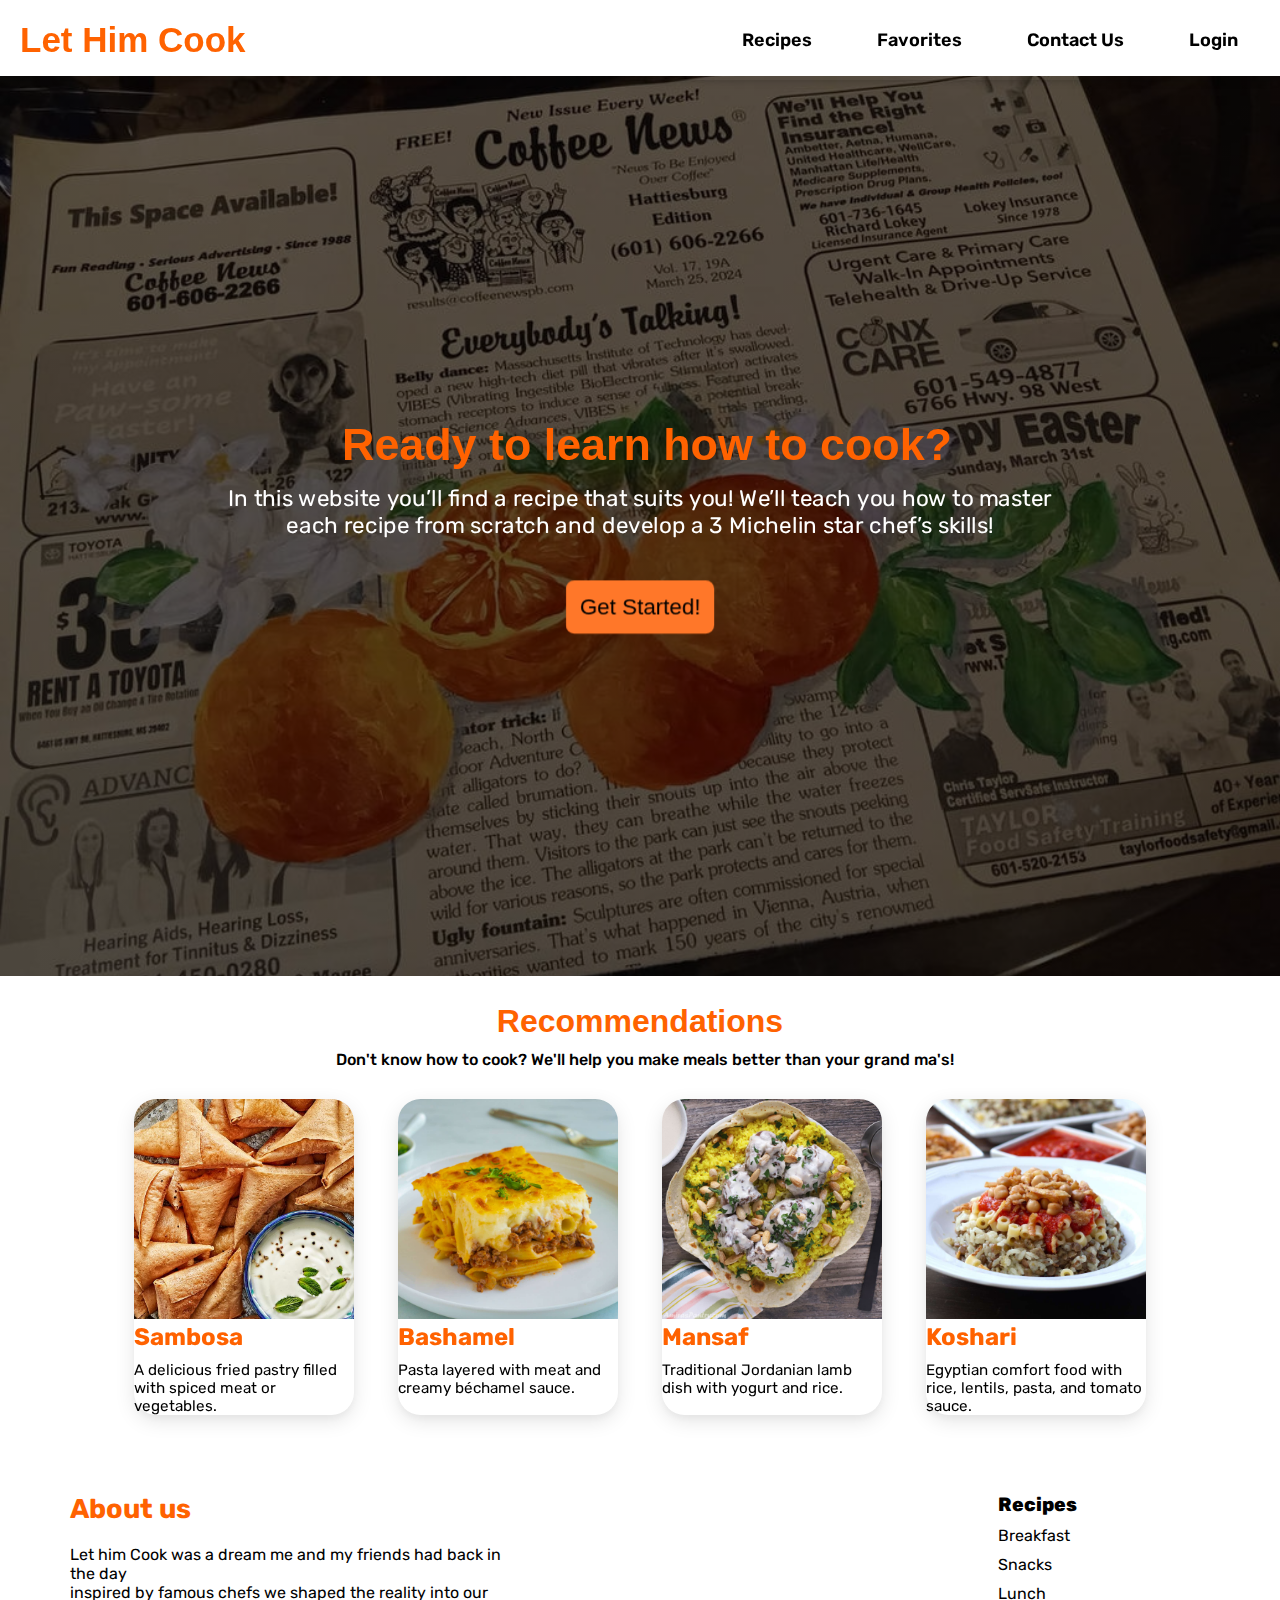
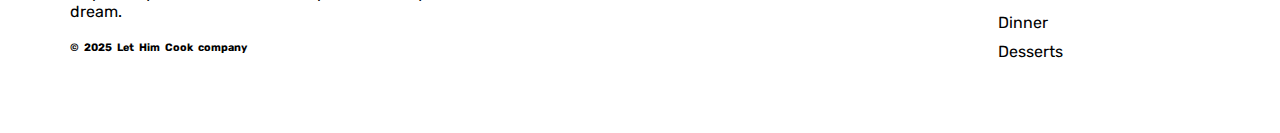
<file: index.html>
<!DOCTYPE html>
<html lang="en">
  <head>
    <meta charset="UTF-8" />
    <meta name="viewport" content="width=device-width, initial-scale=1.0" />
    <title>Let Him Cook</title>
    <link rel="stylesheet" href="css/themes.css" />
    <link rel="stylesheet" href="css/navbar-footer.css" />
    <link rel="stylesheet" href="css/Home.css" />
    <link rel="shortcut icon" href="./images/icon.png" type="image/x-icon" />
  </head>
  <body class="darkmode">
    <!-- Navbar -->
    <div id="navbar-placeholder"></div>
    <div class="content">
      <div class="img-section">
        <div class="container">
          <h1 class="header">Ready to learn how to cook?</h1>
          <p>
            In this website you’ll find a recipe that suits you! We’ll teach you
            how to master <br />each 
            recipe from scratch and develop a 3 Michelin star chef’s skills!
          </p>
          <div class="align">
            <!-- <button class="btn"><a href="recipes.html">Get Started!</a></button> -->
            <a href="recipes.html"><button class="btn"><span>Get Started!</span></button></a>
          </div>
        </div>
      </div>
      <!-- Recommendations  -->
      <div class="gallery">
        <h1>Recommendations</h1>
        <h4>
          Don't know how to cook? We'll help you make meals better than your
          grand ma's!
        </h4>
        <div class="gallery-container">
          <!-- recommendations go here using js-->
        </div>
      </div>
    </div>
    <!-- footer -->
    <div id="footer-placeholder"></div>
    <script type="text/javascript" src="js/navbar-footer.js"></script>
    <script type="text/javascript" src="js/main.js"></script>
  </body>
</html>
</file>
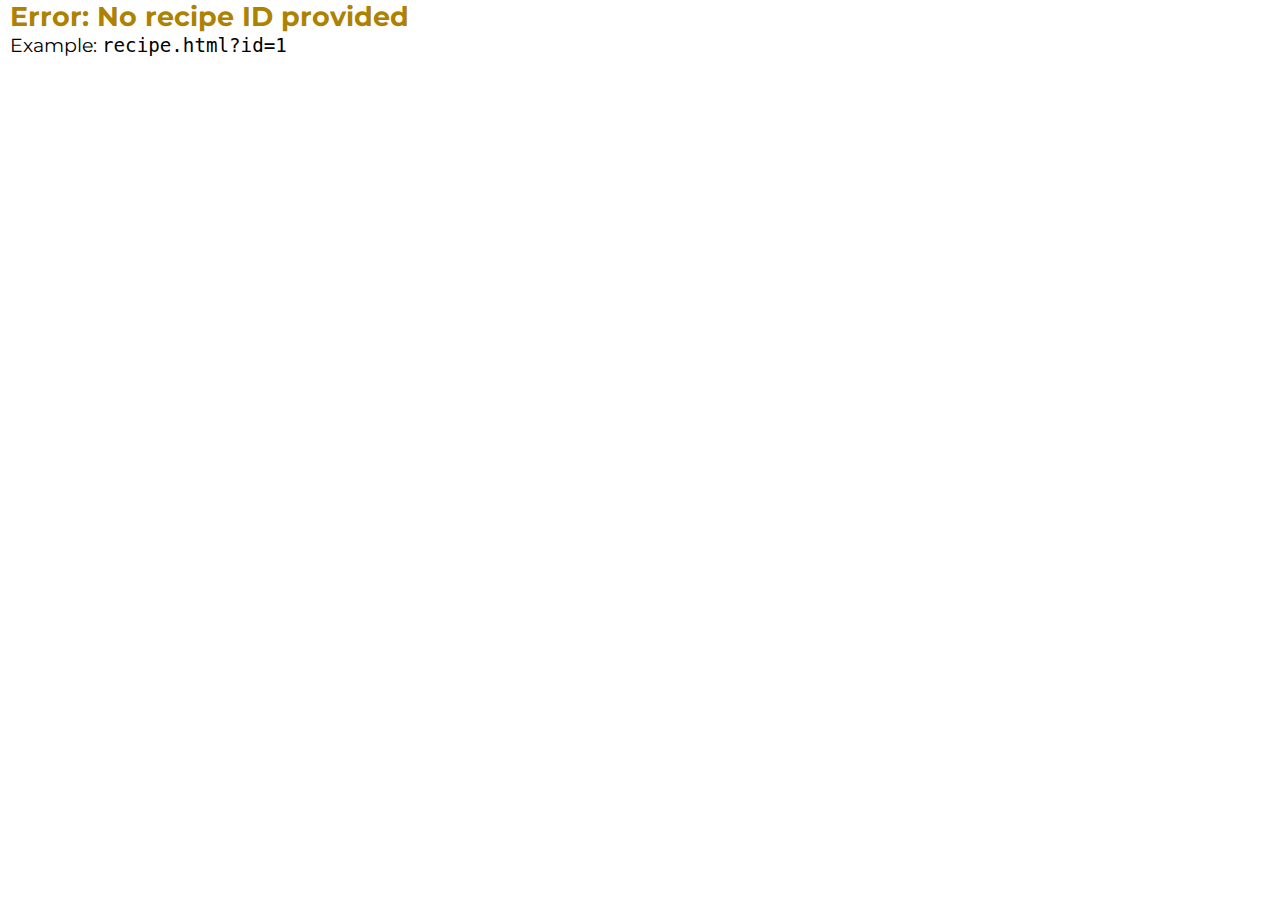
<file: recipe.html>
<!DOCTYPE html>
<html lang="en">
<head>
    <meta charset="UTF-8">
    <meta name="viewport" content="width=device-width, initial-scale=1.0">
    <link rel="stylesheet" href="https://fonts.googleapis.com/css?family=Montserrat">
    <link rel="stylesheet" href="/css/recipe.css">
    <title>Recipe</title>
</head>
<body>
    <div class="navbar">
        <h1>Cooking World</h1>
        <ul class="navlist">
            <li class="navbox"><a href="recipes.html">Recipes</a></li>
            <li class="navbox"><a href="favorites.html">Favorites</a></li>
            <li class="navbox"><a href="contact.html">Contact Us</a></li>
            <li class="navbox"><a href="login.html">Login</a></li>
        </ul>
    </div>
    <div class="hcenter"><div id="image"></div></div>
    <div class="hcenter"><div id="description"></div></div>
    <div class="hcenter"><div id="ingredients"></div></div>
    <div class="hcenter"><div id="method"></div></div>
    <footer>
        <p>Cooking Website</p>  
        <p><a href="">mail@cooking.com</a></p>
    </footer>
    <script type="text/javascript" src="./js/recipe.js"></script>
</body>
</html>
</file>
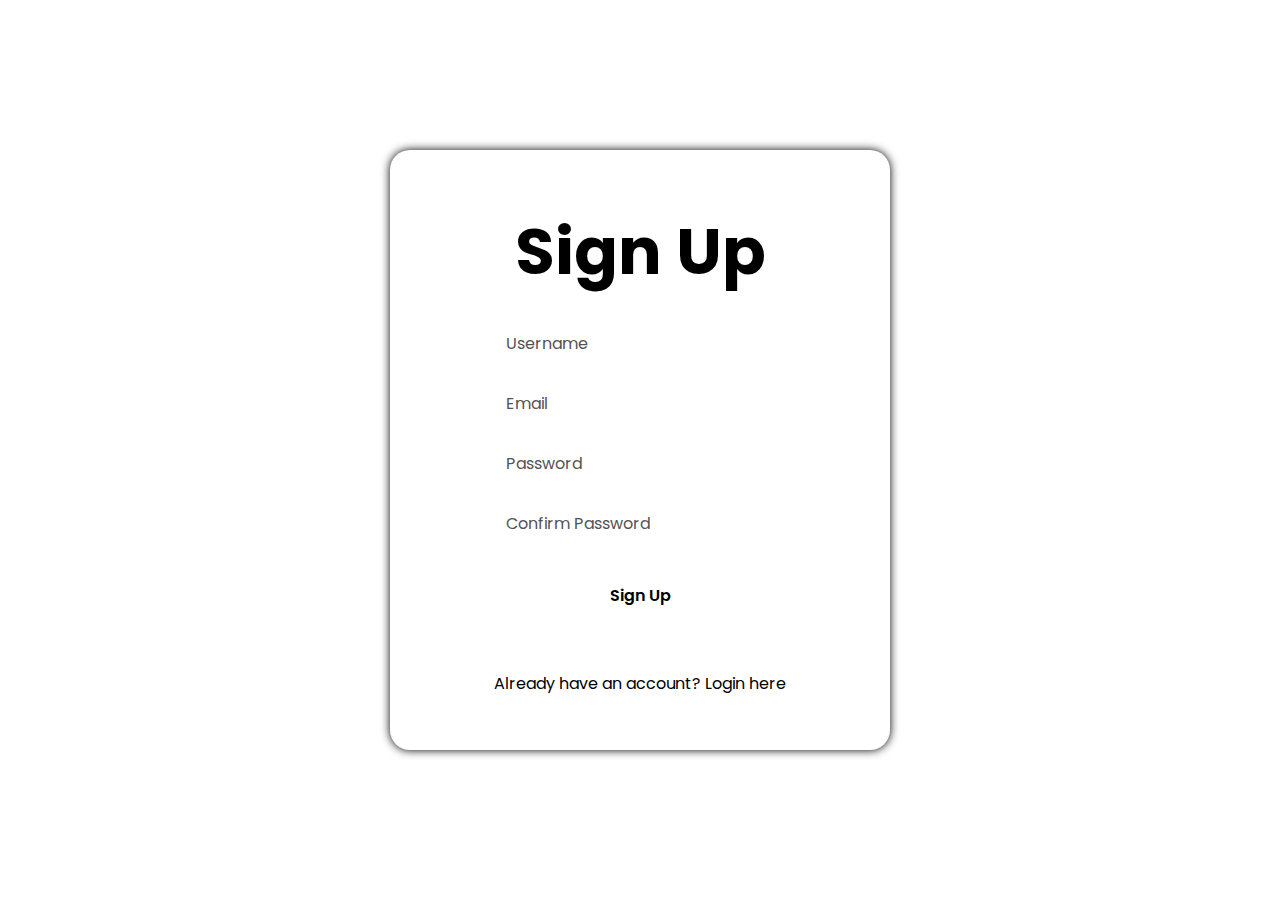
<file: SignUp.html>
<!DOCTYPE html>
<html lang="en">
  <head>
    <meta charset="UTF-8" />
    <meta name="viewport" content="width=device-width, initial-scale=1.0" />
    <title>Sign Up</title>
    <link rel="stylesheet" href="css/SignUp.css" />
  </head>

  <body>
    <div class="wrapper">
      <h1>Sign Up</h1>
      <form onsubmit="addUser()">
        <div>
          <label for="username-input">
            <svg
              xmlns="http://www.w3.org/2000/svg"
              height="24px"
              viewBox="0 -960 960 960"
              width="24px"
              fill="#FFFFFF"
            >
              <path
                d="M480-480q-66 0-113-47t-47-113q0-66 47-113t113-47q66 0 113 47t47 113q0 66-47 113t-113 47ZM160-160v-112q0-34 17.5-62.5T224-378q62-31 126-46.5T480-440q66 0 130 15.5T736-378q29 15 46.5 43.5T800-272v112H160Z"
              />
            </svg>
          </label>
          <input
            type="text"
            name="username"
            id="username-input"
            placeholder="Username"
          />
        </div>
        <div>
          <label for="email-input">
            <svg
              xmlns="http://www.w3.org/2000/svg"
              height="24px"
              viewBox="0 -960 960 960"
              width="24px"
              fill="#FFFFFF"
            >
              <path
                d="M480-80q-83 0-156-31.5T197-197q-54-54-85.5-127T80-480q0-83 31.5-156T197-763q54-54 127-85.5T480-880q83 0 156 31.5T763-763q54 54 85.5 127T880-480v58q0 59-40.5 100.5T740-280q-35 0-66-15t-52-43q-29 29-65.5 43.5T480-280q-83 0-141.5-58.5T280-480q0-83 58.5-141.5T480-680q83 0 141.5 58.5T680-480v58q0 26 17 44t43 18q26 0 43-18t17-44v-58q0-134-93-227t-227-93q-134 0-227 93t-93 227q0 134 93 227t227 93h200v80H480Zm0-280q50 0 85-35t35-85q0-50-35-85t-85-35q-50 0-85 35t-35 85q0 50 35 85t85 35Z"
              />
            </svg>
          </label>
          <input
            type="email"
            name="email"
            id="email-input"
            placeholder="Email"
          />
        </div>
        <div>
          <label for="password-input">
            <svg
              xmlns="http://www.w3.org/2000/svg"
              height="24px"
              viewBox="0 -960 960 960"
              width="24px"
              fill="#FFFFFF"
            >
              <path
                d="M240-80q-33 0-56.5-23.5T160-160v-400q0-33 23.5-56.5T240-640h40v-80q0-83 58.5-141.5T480-920q83 0 141.5 58.5T680-720v80h40q33 0 56.5 23.5T800-560v400q0 33-23.5 56.5T720-80H240Zm240-200q33 0 56.5-23.5T560-360q0-33-23.5-56.5T480-440q-33 0-56.5 23.5T400-360q0 33 23.5 56.5T480-280ZM360-640h240v-80q0-50-35-85t-85-35q-50 0-85 35t-35 85v80Z"
              />
            </svg>
          </label>
          <input
            type="password"
            name="password"
            id="password-input"
            placeholder="Password"
          />
        </div>
        <div>
          <label for="confirm-password-input">
            <svg
              xmlns="http://www.w3.org/2000/svg"
              height="24px"
              viewBox="0 -960 960 960"
              width="24px"
              fill="#FFFFFF"
            >
              <path
                d="M240-80q-33 0-56.5-23.5T160-160v-400q0-33 23.5-56.5T240-640h40v-80q0-83 58.5-141.5T480-920q83 0 141.5 58.5T680-720v80h40q33 0 56.5 23.5T800-560v400q0 33-23.5 56.5T720-80H240Zm240-200q33 0 56.5-23.5T560-360q0-33-23.5-56.5T480-440q-33 0-56.5 23.5T400-360q0 33 23.5 56.5T480-280ZM360-640h240v-80q0-50-35-85t-85-35q-50 0-85 35t-35 85v80Z"
              />
            </svg>
          </label>
          <input
            type="password"
            name="confirm-password"
            id="confirm-password-input"
            placeholder="Confirm Password"
          />
        </div>
        <button type="submit" id="signup-btn">Sign Up</button>
      </form>
      <p>Already have an account? <a href="login.html">Login here</a></p>
    </div>
    <script type="text/javascript" src="js/signup.js"></script>
  </body>
</html>
</file>
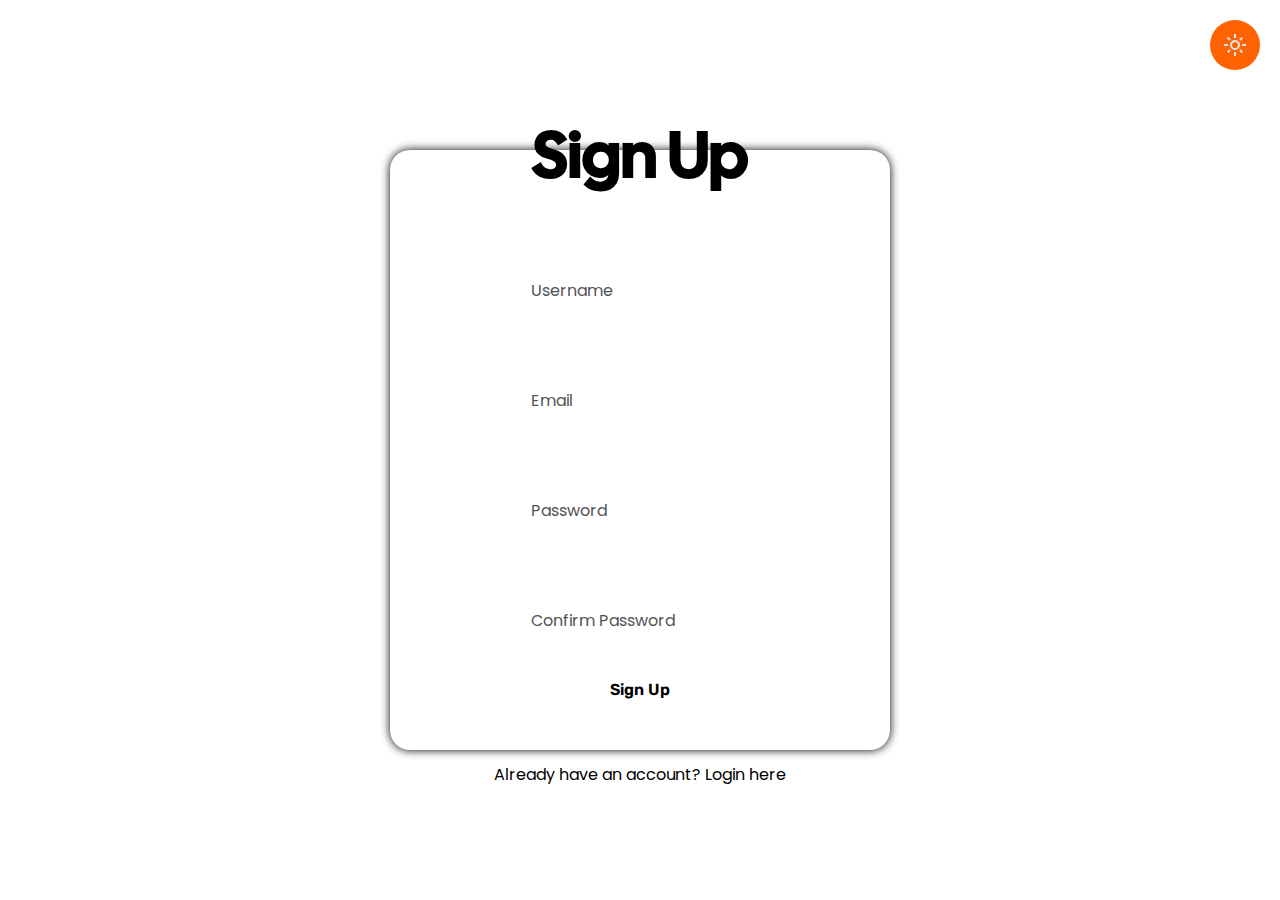
<file: signup.html>
<!DOCTYPE html>
<html lang="en">

<head>
  <meta charset="UTF-8">
  <meta name="viewport" content="width=device-width, initial-scale=1.0">
  <title>Sign Up</title>
  <link rel="stylesheet" href="css/themes.css" />
  <link rel="stylesheet" href="css/SignUp.css">
  <script src="js/signup.js" defer></script>
  <script src="js/darkmode.js" defer></script>
  <link rel="shortcut icon" href="./images/icon.png" type="image/x-icon" />
</head>

<body>
    <button id="switch-themes" onclick="switchTheme()">
      <svg xmlns="http://www.w3.org/2000/svg" height="24px" viewBox="0 -960 960 960" width="24px" fill="#e3e3e3">
          <path
              d="M480-120q-150 0-255-105T120-480q0-150 105-255t255-105q14 0 27.5 1t26.5 3q-41 29-65.5 75.5T444-660q0 90 63 153t153 63q55 0 101-24.5t75-65.5q2 13 3 26.5t1 27.5q0 150-105 255T480-120Zm0-80q88 0 158-48.5T740-375q-20 5-40 8t-40 3q-123 0-209.5-86.5T364-660q0-20 3-40t8-40q-78 32-126.5 102T200-480q0 116 82 198t198 82Zm-10-270Z" />
      </svg>
      <svg xmlns="http://www.w3.org/2000/svg" height="24px" viewBox="0 -960 960 960" width="24px" fill="#e3e3e3">
          <path
              d="M480-360q50 0 85-35t35-85q0-50-35-85t-85-35q-50 0-85 35t-35 85q0 50 35 85t85 35Zm0 80q-83 0-141.5-58.5T280-480q0-83 58.5-141.5T480-680q83 0 141.5 58.5T680-480q0 83-58.5 141.5T480-280ZM200-440H40v-80h160v80Zm720 0H760v-80h160v80ZM440-760v-160h80v160h-80Zm0 720v-160h80v160h-80ZM256-650l-101-97 57-59 96 100-52 56Zm492 496-97-101 53-55 101 97-57 59Zm-98-550 97-101 59 57-100 96-56-52ZM154-212l101-97 55 53-97 101-59-57Zm326-268Z" />
      </svg>
  </button>
  <div class="wrapper">
    <h1>Sign Up</h1>
    <form id="form" action="/">
      <div class="input-control">
        <div class="input-wrapper">
          <label for="username">
            <svg xmlns="http://www.w3.org/2000/svg" height="24px" viewBox="0 -960 960 960" width="24px" fill="#FFFFFF">
              <path
                d="M480-480q-66 0-113-47t-47-113q0-66 47-113t113-47q66 0 113 47t47 113q0 66-47 113t-113 47ZM160-160v-112q0-34 17.5-62.5T224-378q62-31 126-46.5T480-440q66 0 130 15.5T736-378q29 15 46.5 43.5T800-272v112H160Z" />
            </svg>
          </label>
          <input type="text" name="username" id="username" placeholder="Username">
        </div>
        <div class="error"></div>
      </div>
      <div class="input-control">
        <div class="input-wrapper">
          <label for="email">
            <svg xmlns="http://www.w3.org/2000/svg" height="24px" viewBox="0 -960 960 960" width="24px" fill="#FFFFFF">
              <path
                d="M480-80q-83 0-156-31.5T197-197q-54-54-85.5-127T80-480q0-83 31.5-156T197-763q54-54 127-85.5T480-880q83 0 156 31.5T763-763q54 54 85.5 127T880-480v58q0 59-40.5 100.5T740-280q-35 0-66-15t-52-43q-29 29-65.5 43.5T480-280q-83 0-141.5-58.5T280-480q0-83 58.5-141.5T480-680q83 0 141.5 58.5T680-480v58q0 26 17 44t43 18q26 0 43-18t17-44v-58q0-134-93-227t-227-93q-134 0-227 93t-93 227q0 134 93 227t227 93h200v80H480Zm0-280q50 0 85-35t35-85q0-50-35-85t-85-35q-50 0-85 35t-35 85q0 50 35 85t85 35Z" />
            </svg>
          </label>
          <input type="text" name="email" id="email" placeholder="Email">
        </div>
        <div class="error"></div>
      </div>
      <div class="input-control">
        <div class="input-wrapper">
          <label for="password">
            <svg xmlns="http://www.w3.org/2000/svg" height="24px" viewBox="0 -960 960 960" width="24px" fill="#FFFFFF">
              <path
                d="M240-80q-33 0-56.5-23.5T160-160v-400q0-33 23.5-56.5T240-640h40v-80q0-83 58.5-141.5T480-920q83 0 141.5 58.5T680-720v80h40q33 0 56.5 23.5T800-560v400q0 33-23.5 56.5T720-80H240Zm240-200q33 0 56.5-23.5T560-360q0-33-23.5-56.5T480-440q-33 0-56.5 23.5T400-360q0 33 23.5 56.5T480-280ZM360-640h240v-80q0-50-35-85t-85-35q-50 0-85 35t-35 85v80Z" />
            </svg>
          </label>
          <input type="password" name="password" id="password" placeholder="Password">
        </div>
        <div class="error"></div>
      </div>
      <div class="input-control">
        <div class="input-wrapper">
          <label for="confirm-password">
            <svg xmlns="http://www.w3.org/2000/svg" height="24px" viewBox="0 -960 960 960" width="24px" fill="#FFFFFF">
              <path
                d="M240-80q-33 0-56.5-23.5T160-160v-400q0-33 23.5-56.5T240-640h40v-80q0-83 58.5-141.5T480-920q83 0 141.5 58.5T680-720v80h40q33 0 56.5 23.5T800-560v400q0 33-23.5 56.5T720-80H240Zm240-200q33 0 56.5-23.5T560-360q0-33-23.5-56.5T480-440q-33 0-56.5 23.5T400-360q0 33 23.5 56.5T480-280ZM360-640h240v-80q0-50-35-85t-85-35q-50 0-85 35t-35 85v80Z" />
            </svg>
          </label>
          <input type="password" name="confirm-password" id="confirm-password" placeholder="Confirm Password">
        </div>
        <div class="error"></div>
      </div>
      <button type="submit">Sign Up</button>
    </form>
    <p>Already have an account? <a href="login.html">Login here</a></p>
  </div>
</body>

</html>
</file>
<file: css/themes.css>
@import url("https://fonts.googleapis.com/css2?family=JetBrains+Mono:ital,wght@0,100..800;1,100..800&family=Rubik:ital,wght@0,300..900;1,300..900&display=swap");

:root {
  /* Space */
  --step--5: clamp(0.3686rem, 0.6197rem + -0.324vi, 0.5549rem);
  --step--4: clamp(0.4608rem, 0.6812rem + -0.2843vi, 0.6243rem);
  --step--3: clamp(0.576rem, 0.7463rem + -0.2197vi, 0.7023rem);
  --step--2: clamp(0.72rem, 0.8145rem + -0.122vi, 0.7901rem);
  --step--1: clamp(0.8889rem, 0.885rem + 0.0193vi, 0.9rem);
  --step-0: clamp(1rem, 0.9565rem + 0.2174vi, 1.125rem);
  --step-1: clamp(1.125rem, 1.0272rem + 0.4891vi, 1.4063rem);
  --step-2: clamp(1.2656rem, 1.0944rem + 0.856vi, 1.7578rem);
  --step-3: clamp(1.4238rem, 1.1548rem + 1.3451vi, 2.1973rem);
  --step-4: clamp(1.6018rem, 1.2036rem + 1.9909vi, 2.7466rem);
  --step-5: clamp(1.802rem, 1.2347rem + 2.8369vi, 3.4332rem);
  --step-6: clamp(2.0273rem, 1.2397rem + 3.9378vi, 4.2915rem);
  --step-7: clamp(2.2807rem, 1.2081rem + 5.363vi, 5.3644rem);
  --step-8: clamp(2.5658rem, 1.1259rem + 7.1995vi, 6.7055rem);

  /* colors */
  --primary-100: hsl(22, 100%, 94%);
  --primary-200: hsl(22, 100%, 87%);
  --primary-300: hsl(22, 100%, 81%);
  --primary-400: hsl(22, 100%, 70%);
  --primary-500: hsl(22, 100%, 58%);
  --primary-600: hsl(23, 100%, 50%);
  --primary-700: hsl(22, 70%, 37%);
  --primary-800: hsl(22, 50%, 25%);
  --primary-900: hsl(22, 48%, 14%);
  /* another primary */
  /* --primary-500: hsl(11, 99%, 61%); */

  /* grey */
  --grey-50: #f8fafc;
  --grey-100: #f1f5f9;
  --grey-200: #e2e8f0;
  --grey-300: #cbd5e1;
  --grey-400: #94a3b8;
  --grey-500: #64748b;
  --grey-600: #475569;
  --grey-700: #334155;
  --grey-800: #1e293b;
  --grey-900: #0f172a;
  /* rest of the colors */
  --primary: var(--primary-600);
  /* --secondary: #fffaeb; */
  --secondary: rgba(255, 238, 229, 0.7);
  --black: #222;
  --white: #fff;
  --orange-light: #f8eed7;
  --orange-dark: #845e20;
  --green-light: #d1e7dd;
  --green-dark: #0f5132;
  --dark: #103741;
  /* Dark teal for text and important elements */
  --dark-light: rgba(16, 55, 65, 0.7);
  /* Semi-transparent dark */
  --primary-text: #2a2a2a;
  /* --secondary-text: hsl(60, 1%, 45%);  */
  /* Gray for secondary text */
  --secondary-text: hsla(0, 0%, 0%, 0.69);
  /* Gray for secondary text */

  /* fonts  */
  --headingFont: "Cal Sans", sans-serif;
  --bodyFont: "Rubik", sans-serif;
  --smallText: 0.7em;
  /* rest of the vars */
  --backgroundColor: var(--grey-50);
  --backgroundColor-secondary: var(--secondary);
  --textColor: var(--primary-text);
  --heading-textColor: var(--primary-600);
  --btn: var(--primary-500);
  --btn-hover: var(--primary-600);
  --borderRadius: 0.25rem;
  --letterSpacing: 1px;
  --transition: 0.3s ease all;
  --max-width: 1120px;
  --fixed-width: 600px;
  /* Font Weights */
  --weight-1: 400;
  --weight-2: 500;
  --weight-3: 600;
  
  /* edit those for dark and light theme */
  /* fonts colors */
  --textColor-1: var(--heading-textColor);
  --textColor-2: var(--primary-textColor);
  --textColor-3: var(--secondary-textColor);
  --textColor-4: var(--white);
  /* other colors */
  --backgroundColor-1: var(--white);
  --backgroundColor-2: var(--grey-50);
  --backgroundColor-3: var(--backgroundColor-secondary);

  /* box shadow*/
  --shadow-1: 0 1px 3px 0 rgba(0, 0, 0, 0.1), 0 1px 2px 0 rgba(0, 0, 0, 0.06);
  --shadow-2: 0 4px 6px -1px rgba(0, 0, 0, 0.1),
    0 2px 4px -1px rgba(0, 0, 0, 0.06);
  --shadow-3: 0 10px 15px -3px rgba(0, 0, 0, 0.1),
    0 4px 6px -2px rgba(0, 0, 0, 0.05);
  --shadow-4: 0 4px 8px 0 rgba(0, 0, 0, 0.04), 0 6px 20px 0 rgba(0, 0, 0, 0.1);
  --shadow-5: 0 20px 25px -5px rgba(0, 0, 0, 0.1),
    0 10px 10px -5px rgba(0, 0, 0, 0.04);
}

* {
  box-sizing: border-box;
  margin: 0;
  padding: 0;
}

body {
  font-family: var(--bodyFont);
  /* background-color: var(--backgroundColor-secondary); */
  /* min-height: 100vh; */
  margin: 0;
  padding: 0;
}

h1 {
  color: var(--heading-textColor);
  font-family: var(--headingFont);
}

p {
  color: var(--primary-textColor);
}
</file>
<file: css/navbar-footer.css>
.navbar-container .navbar {
  top: 0;
  display: flex;
  background: var(--backgroundColor-4);
  padding: 0 20px;
  align-items: center;
  justify-content: space-between;
  position: fixed;
  width: 100%;
  z-index: 9999;
  box-shadow: var(--shadow-2);
}

.navbar-container .navbar-title {
  margin: 20px 0px;
  text-align: center;
}

.navbar-container .navbar-title a {
  color: var(--heading-textColor);
  font-family: var(--headingFont);
  font-size: 35px;
  text-decoration: none;
}

.navbar-container .navbar-links {
  display: flex;
  list-style-type: none;
  gap: 20px;
  padding: 0;
  margin: 0;
}

.navbar-container .navbar-links li {
  font-size: 18px;
  margin: 16px 8px;
    display: flex;
  justify-content: center;
  align-items: center;
}

.navbar-container .navbar-links li a {
  padding: 0.3em 0.8em;
  border-radius: 5px;
  text-decoration: none;
  font-weight: 600;
  color: var(--primary-textColor);
  transition: background 0.3s ease;
}

.navbar-container .navbar-links li a:hover {
  color: var(--heading-textColor);
  /* background: var(--backgroundColor-secondary); */
  cursor: pointer;
}

.footer {
  position: relative;
  background-color: var(--backgroundColor-5);
  /* border-top: 2px solid #0000004e; */
  /* box-shadow: 0 -2px 8px 0 rgba(0, 0, 0, 0.15), 0 -4px 20px 0 rgba(0, 0, 0, 0.1); */
  min-height: 30vh;
  width: 100%;
  margin-top: auto;
  /* bottom: 0; */
}

.footerContainer {
  display: flex;
  justify-content: space-between;
  align-items: flex-start;
  padding: 20px;
  max-width: 1200px;
  margin: 0 auto;
}

.footerLeft {
  flex: 1;
  max-width: 40%;
}

.footerRight {
  flex: 1;
  max-width: 20%;
}

.footer h4 {
  font-size: 1.7rem;
  padding: 10px;
  color: var(--primary-600);
}

.footer h6 {
  padding: 10px;
  word-spacing: 3px;
  color: var(--textColor-5);
}

.footer p {
  text-align: left;
  color: var(--secondary-textColor);
  font-weight: 400;
  display: block;
  margin: 10px;
}

.footer .footerRight p a {
  text-decoration: none;
  color: var(--secondary-textColor);
}

.footer .footerRight p a:hover {
  color: var(--primary-600);
  text-decoration: underline;
}

#top {
  font-weight: 800;
  font-size: larger;
}
/* .navbar-container .navbar-links ul :last-child {
  } */
  
  #switch-themes {
    height: 50px;
    width: 50px;
    padding: 0;
    margin-right: 10px;
    border-radius: 50%;
    background-color: var(--primary-600);
    display: flex;
    justify-content: center;
    align-items: center;
    /* position: fixed; */
  /* top: 15px; */
  /* right: 25px; */
  border: 0;
  cursor: pointer;
  transition: transform 0.2s ease;
}

#switch-themes:hover {
  transform: scale(1.05);
}

#switch-themes svg {
  color: var(--white);
}
</file>
<file: css/Home.css>
/* .content {
    padding-left: var(--step-6);
    padding-right: var(--step-6);
    background-color: var(--backgroundColor-3);
    } */
body {
  margin-top: 76px;
}
.header {
  margin-left: 10px;
}

.img-section {
  background: linear-gradient(rgba(0, 0, 0, 0.6), rgba(0, 0, 0, 0.65)),
    url("../Images/background.jpeg");
  background-size: cover;
  background-position: center;
  background-repeat: no-repeat;
  width: 100%;
  height: 100vh;
  display: flex;
  align-items: center;
  justify-content: center;
  text-align: center;
  z-index: -9999;
}

.container {
  z-index: 2;
  transform: scale(1.4);
  padding: 40px;
  z-index: 10;
  display: flex;
  flex-direction: column;
  align-items: center;

  gap: 10px;
}
.container p {
  color: var(--textColor-4);

}

.align {
  text-align: center;
  /* margin: 10px auto; */
}

.btn {
  padding: 10px;
  margin: 20px 10px 0px;
  font-size: 16px;
  cursor: pointer;
  background: var(--btn);
  transition: all 0.3s ease;
  border: 0px solid var(--primary-700);
  border-radius: 6px;
  /* border: none; */
  will-change: transform;
}

.btn a {
  text-decoration: none;
  color: var(--textColor-4);
  will-change: auto;
}

.btn:hover {
  background: var(--btn-hover);
  transform: scale(1.05);
}

/* Recommendations Section */

.gallery {
  background-color: var(--backgroundColor-1);
  padding-top: var(--step--4);
  padding-bottom: var(--step--4);
}
.gallery h1 {
  margin: 20px 10px 10px;
  text-align: center;
  color: var(--textColor-1);
}

.gallery h4 {
  text-align: center;
  color: var(--textColor-3);
  margin-left: 10px;
  margin-bottom: 30px;
  font-weight: 500;
}

.gallery-container {
  display: flex;
  justify-content: center;
  margin: 0 10px 20px;
  /* gap: 40px; */
  gap: var(--step-4);
  flex-wrap: wrap;
  /* max-width: 1300px; */
}

.gallery-item {
  width: 220px;
  text-align: left;
  margin-bottom: 20px;
  /* background-color: #fffcf37d; */
  background-color: var(--backgroundColor-1);
  border-radius: var(--step-1);
  box-shadow: var(--shadow-4);
  transition: var(--transition);
  will-change: transform;
  cursor: pointer;
}
.gallery-item:hover {
  transform: scale(1.03) translateY(-0.65rem);
}
.gallery-item > * {
  will-change: auto;
}
.gallery-item-content {
  padding: var(--step--2);
}

.gallery-item img {
  width: 100%;
  height: 220px;
  object-fit: cover;
  border-top-left-radius: var(--step-1);
  border-top-right-radius: var(--step-1);
  will-change: auto;
}

.gallery-item h3 {
  font-size: 1.5rem;
  margin: 0px 0px 10px;
  will-change: auto;
}

.gallery-item h3 a {
  color: var(--textColor-1);
  text-decoration: none;
  will-change: auto;
}

.gallery-item p {
  text-align: left;
  padding: 0;
  font-size: 0.95rem;
  font-weight: 400;
  color: var(--textColor-2);
  margin: 10px 0 0;
  will-change: auto;
}
</file>
<file: css/recipe.css>
/* Temporary */
/* body {
    height: 200vh;
} */

/* General */
* {
  padding: 0;
  margin: 0;
  box-sizing: border-box;
}
h1,
h2,
h3,
h4,
li,
ul,
a,
p {
  margin-left: 10px;
  margin-right: 10px;
}
a,
p {
  font-size: 125%;
}
h1 {
  color: #ae8201;
  font-family: Montserrat, sans-serif;
  font-size: 1.7rem;
}
p,
li {
  color: black;
  font-family: Montserrat;
  font-size: 1.2rem;
}
hr {
  margin: 2px 33% 15px 10px;
  color: #d4d4d4;
}
li {
  margin: 10px 10px 10px 20px;
}
footer {
  text-align: center;
  padding: 3px;
}
.hcenter {
  margin: auto;
  width: 60%;
  padding: 10px;
  position: relative;
}
.cover-image {
  width: 100%;
  height: 50vh;
  object-fit: cover;
  border-radius: 10px;
}
.navbar {
  display: flex;
  align-items: center;
  background: rgb(255, 255, 255);
  padding: 0 20px;
  justify-content: space-between;
  border-bottom: 2px solid #0000004e;
}
.navbar {
  color: #ae8201;
  cursor: pointer;
}
.navlist {
  display: flex;
  list-style-type: none;
  gap: 20px;
}
.navbox {
  font-size: 20px;
  margin: 16px 8px;
  /* padding 16px 14px; */
}
.navbox a {
  color: #c69504c9;
  text-decoration: none;
}
.navbox a:hover {
  color: #c69504;
  text-decoration: none;
}

/* Links */
a {
  background-color: transparent;
}
a:link,
a:visited {
  text-decoration: none;
}
a:link {
  color: #ae8201;
}
a:visited {
  color: #ae8201;
}
a:hover,
a:active {
  text-decoration: underline;
}
a:hover {
  color: #ebb513;
}
a:active {
  color: #ae8201;
}
.button-links {
  color: #e9e9e9;
  background-color: tomato;
  padding: 15px 30px;
  text-align: center;
  text-decoration: none;
  display: inline-block;
  margin: 10px;
}
.button-links:visited,
.button-links:hover,
.button-links:active {
  color: #e9e9e9;
  text-decoration: none;
}
.button-links:active {
  color: tomato;
  background-color: #e9e9e9;
}

/* Buttons */
button {
  border: 0.1px solid;
  border-radius: 1%;
  background-color: #e9e9e9;
}
button:hover {
  transition-duration: 0.5s;
  background-color: #d0d0d0;
}
button:active {
  transition-duration: 0.5s;
  background-color: tomato;
  color: #e9e9e9;
}
#article-title h1 {
  font-size: 2.5rem;
  font-weight: 900;
  padding-right: 10px;
  display: flex;
  align-items: center;
}
/* float: left; */
/* #article-title {
  content: "";
  display: table;
  clear: both;
} */
/* Heart Button Styles */
.fav-btn {
  background: transparent !important;
  border: none;
  cursor: pointer;
  transform: scale(1.4);
  margin: auto 20px;
  font-size: 1.5rem;
  color: #ae8201;
  transition: all 0.3s ease;
  outline: none;
}

/* Hover effect */
.fav-btn:hover {
  color: #c4960d;
  transform: scale(1.6); /* Slight grow effect */
}

/* Active (clicked) state */
/* .fav-btn.active {
      color: #ff4757;
    } */

/* Heart beat animation */
@keyframes heartBeat {
  0% {
    transform: scale(1);
  }
  25% {
    transform: scale(1.2);
  }
  50% {
    transform: scale(1);
  }
  75% {
    transform: scale(1.1);
  }
  100% {
    transform: scale(1);
  }
}

.fav-btn.active i {
  animation: heartBeat 0.5s ease;
  font-weight: 900;
}
</file>
<file: css/SignUp.css>
@import url("https://fonts.googleapis.com/css2?family=Cal+Sans&family=Poppins:ital,wght@0,100;0,200;0,300;0,400;0,500;0,600;0,700;0,800;0,900;1,100;1,200;1,300;1,400;1,500;1,600;1,700;1,800;1,900&display=swap");

:root {
  --accent-color: var(--primary-600);
  --text-color: rgb(83, 83, 83);
  --base-color: rgb(255, 255, 255);
  --input-color: rgb(238, 238, 238);
  --button-hover-color: rgb(83, 83, 83);
  --text-button-color: rgb(255, 255, 255);
}

.darkmode {
  --accent-color: var(--primary-600);
  --text-color: var(--grey-200);
  --base-color: rgb(40, 40, 40);
  --input-color: rgb(83, 83, 83);
  --text-button-color: rgb(255, 255, 255);
  --button-hover-color: rgb(83, 83, 83);
}

* {
  margin: 0;
  padding: 0;
}

html {
  font-family: Poppins, Sego UI, sans-serif;
  font-size: 12pt;
  color: var(--M-text-color);
  text-align: center;
}

body {
  min-height: 100vh;
  background-image: var(--background-img);
  background-size: cover;
  background-position: center;
  background-repeat: no-repeat;
  background-attachment: fixed;
}

.wrapper {
  background-color: var(--M-base-color);
  box-sizing: border-box;
  height: 600px;
  width: 500px;
  padding: 10px;
  border-radius: 20px;
  box-shadow: 0 0 10px black;
  display: flex;
  flex-direction: column;
  align-items: center;
  justify-content: center;
  position: absolute;
  top: 50%;
  left: 50%;
  transform: translate(-50%, -50%);
}

h1 {
  font-size: 4rem;
  font-weight: 700;
  color: var(--M-accent-color);
}

form {
  width: min(400px, 100%);
  margin-top: 20px;
  margin-bottom: 50px;
  display: flex;
  flex-direction: column;
  align-items: center;
  gap: 10px;
  font-family: var(--bodyFont);
}

form>div {
  width: 100%;
  display: flex;
  justify-content: center;
  transition: transform 0.2s ease;
}

form>div:focus-within {
  transform: scale(1.05);
}

form label {
  background-color: var(--accent-color);
  flex-shrink: 0;
  height: 50px;
  width: 50px;
  background-color: var(--M-accent-color);
  border-radius: 10px 0 0 10px;
  display: flex;
  justify-content: center;
  align-items: center;
}

form input {
  box-sizing: border-box;
  flex-grow: 1;
  min-width: 0;
  height: 50px;
  padding: 1em;
  font: inherit;
  border-radius: 0 10px 10px 0;
  border: 2px solid var(--M-input-color);
  border-left: none;
  background-color: var(--M-input-color);
  transition: 150ms ease;
  color: var(--text-color);
}

form input:hover {
  border-color: var(--M-accent-color);
}

form input:focus {
  outline: none;
  border-color: var(--M-accent-color);
}

form button {
  margin-top: 10px;
  border: none;
  border-radius: 1000px;
  padding: .85em 4em;
  background-color: var(--M-accent-color);
  color: var(--base-color);
  font: inherit;
  font-weight: 600;
  cursor: pointer;
  transition: 150ms ease;
  color: var(--M-text-button-color);
}

form button:hover {
  background-color: var(--M-button-hover-color);
}

form button:focus {
  outline: none;
  background-color: var(--M-text-color);
}

a {
  text-decoration: none;
  color: var(--M-accent-color);
}

a:hover {
  text-decoration: underline;
}
p{
  color: var(--M-text-color);
  font-family: poppins;
}
form input::placeholder{
  color: var(--M-text-color);
  font-family: poppins;
}
#switch-themes {
  height: 50px;
  width: 50px;
  padding: 0;
  border-radius: 50%;
  background-color: var(--primary-600);
  display: flex;
  justify-content: center;
  align-items: center;
  position: fixed;
  top: 20px;
  right: 20px;
  border: 0;
  cursor: pointer;
  transition: transform 0.2s ease;
}

#switch-themes:hover {
  transform: scale(1.05);
}

#switch-themes svg {
  color: var(--white);
}
</file>
